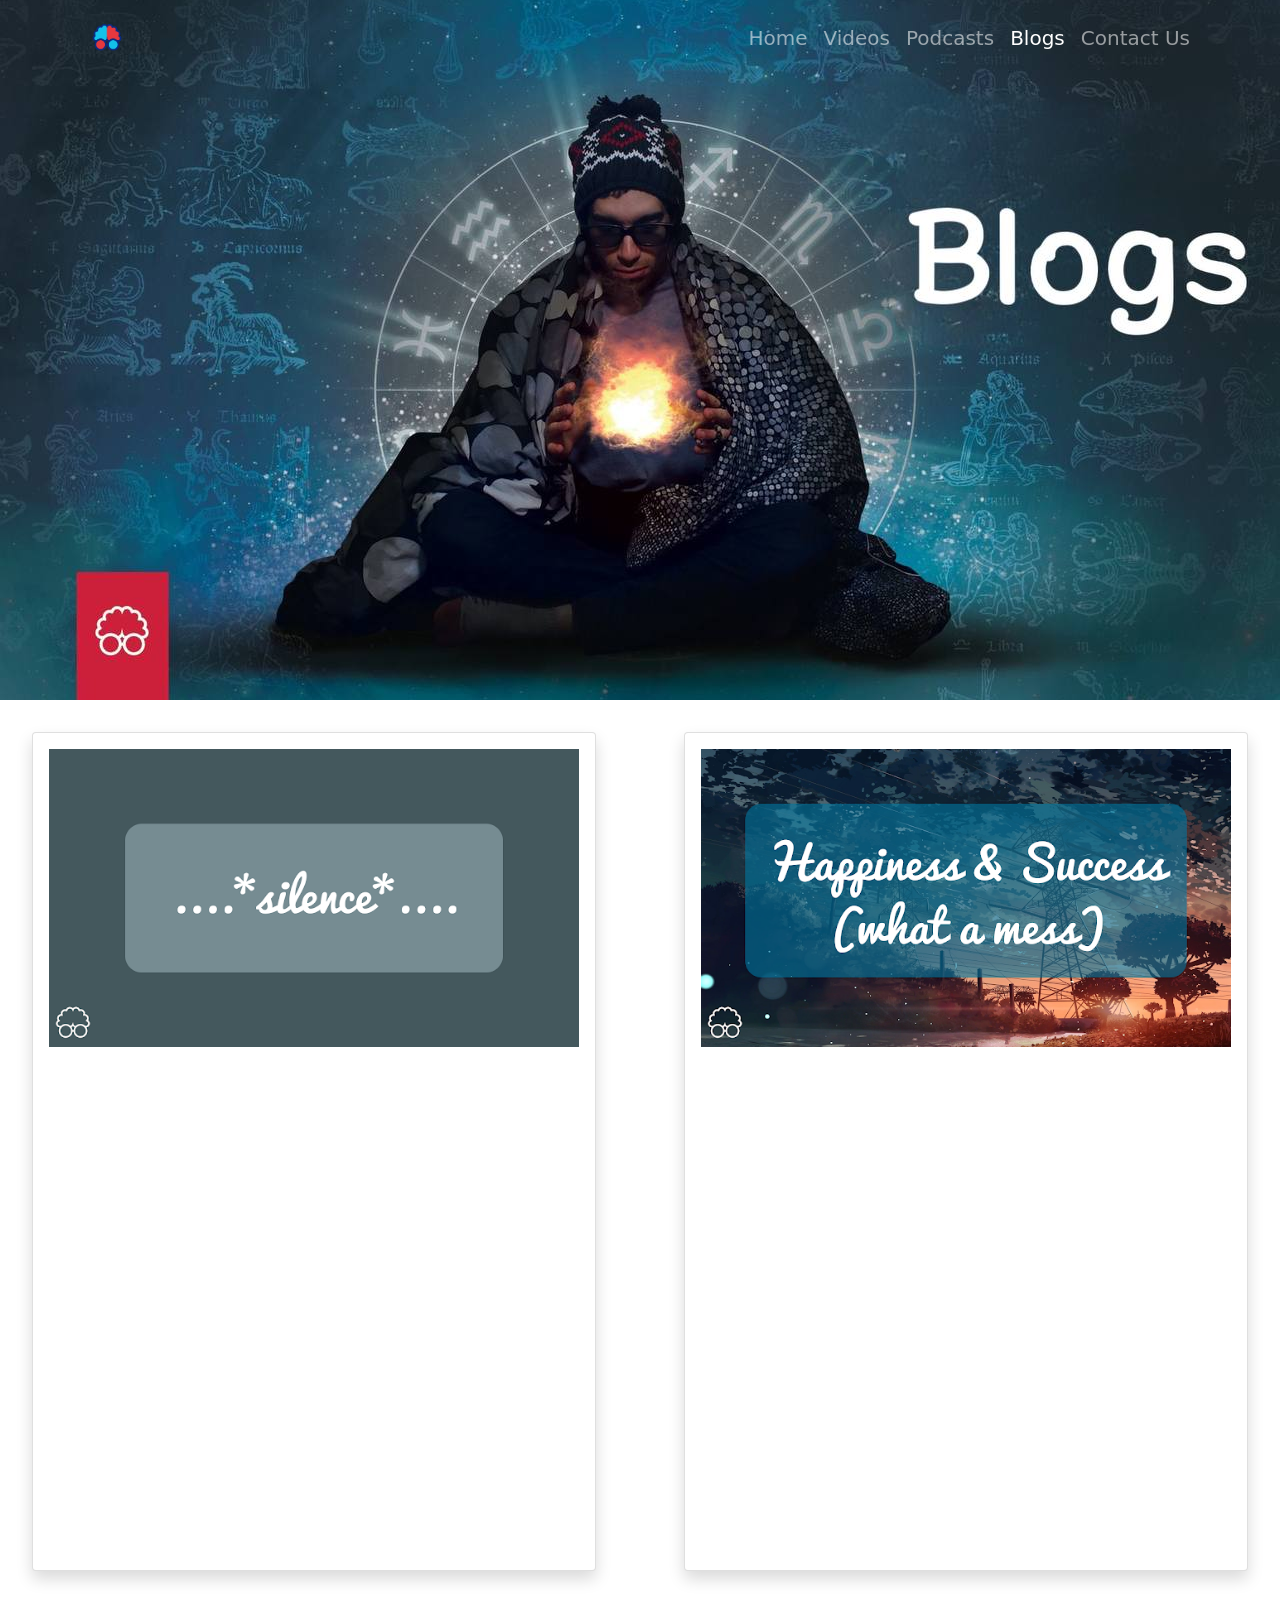
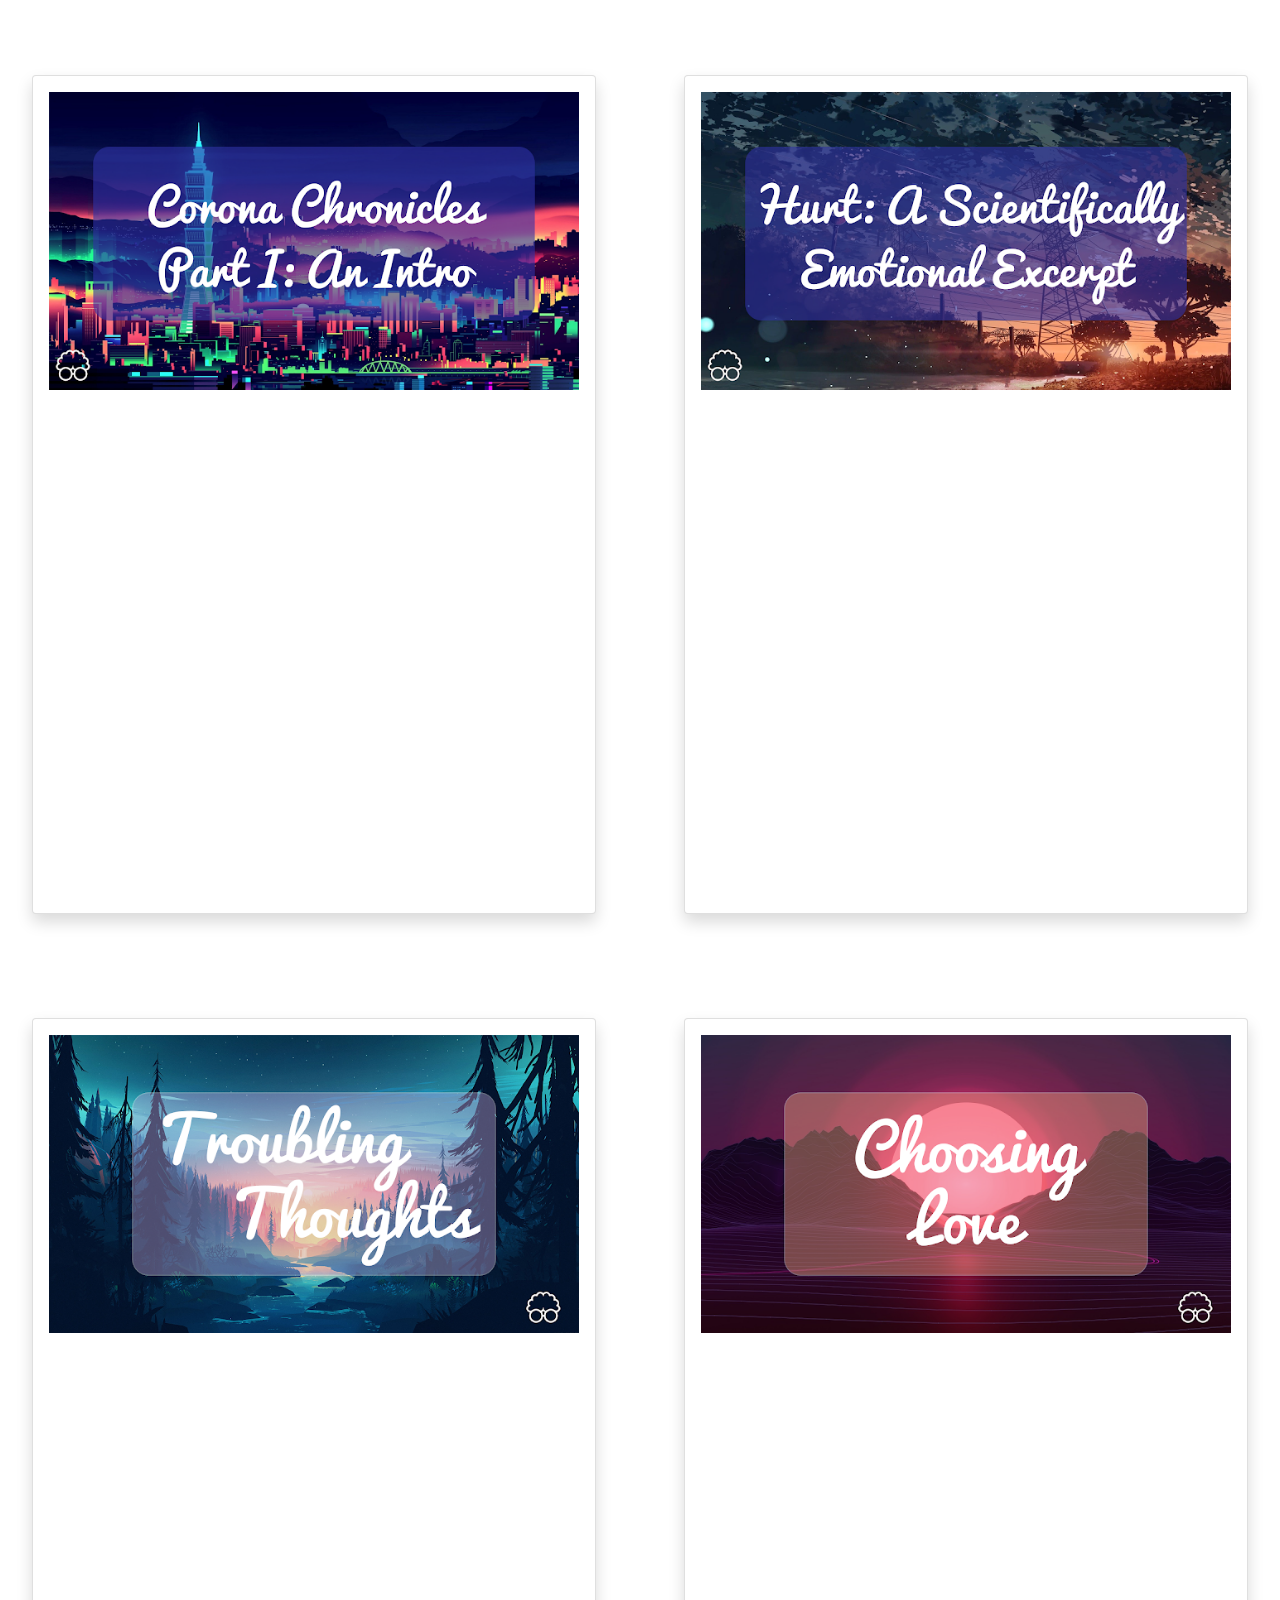
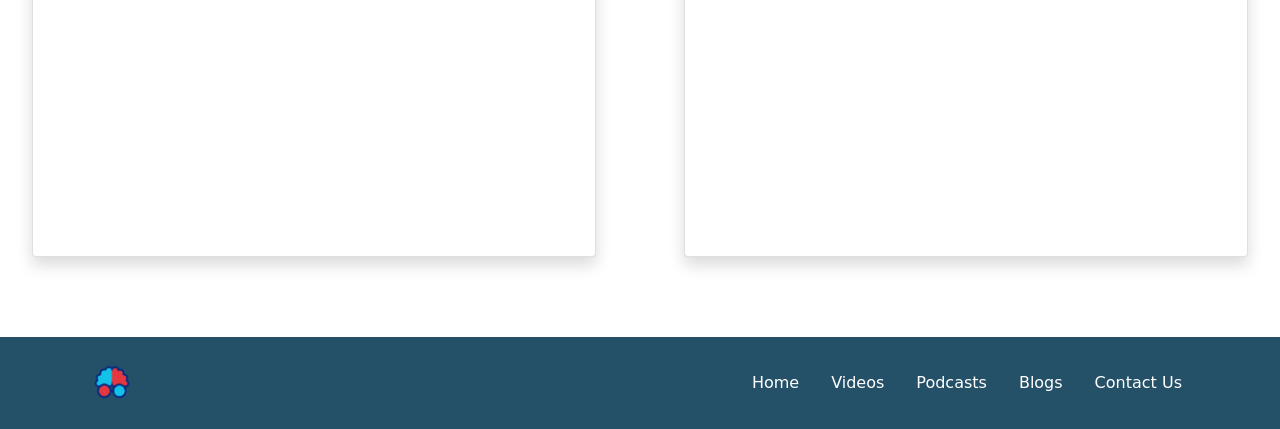
<file: blogs.html>
<!DOCTYPE html>
<html lang="en">

<head>
  <meta charset="UTF-8">
  <meta http-equiv="X-UA-Compatible" content="IE=edge">
  <meta name="viewport" content="width=device-width, initial-scale=1.0">
  <!-- normalize css -->
  <link rel="stylesheet" href="css/normalize.css">
  <!-- bootstrap css -->
  <link rel="stylesheet" href="css/bootstrap.min.css">
  <!-- font awesome css -->
  <link rel="stylesheet" href="css/all.min.css">
  <link rel="stylesheet" href="css/blogs.css">
  <title>Blogs</title>
  <link rel="icon" type="image/x-icon" href="image/logo-removebg-preview.png">
</head>

<body>
  <!-- start header -->
  <!-- Navbar -->
  <nav class="navbar navbar-expand-lg navbar-dark" id="navpage">
    <div class="container">
      <a class="navbar-brand" href="index.html">
        <img src="image/logo-removebg-preview.png" alt="Logo" height="50">
      </a>
      <button class="navbar-toggler" type="button" data-bs-toggle="collapse" data-bs-target="#navbarNav"
        aria-controls="navbarNav" aria-expanded="false" aria-label="Toggle navigation">
        <span class="navbar-toggler-icon"></span>
      </button>
      <div class="collapse navbar-collapse justify-content-end" id="navbarNav">
        <ul class="navbar-nav fs-5">
          <li class="nav-item"><a class="nav-link" href="index.html">Home</a></li>
          <li class="nav-item"><a class="nav-link" href="videos.html">Videos</a></li>
          <li class="nav-item"><a class="nav-link" href="podcasts.html">Podcasts</a></li>
          <li class="nav-item"><a class="nav-link active" href="blogs.html">Blogs</a></li>
          <li class="nav-item"><a class="nav-link" href="index.html#contact_us">Contact Us</a></li>
        </ul>
      </div>
    </div>
  </nav>
  <!-- End Navbar -->

  <!-- Hero Carousel -->
  <div id="carouselExample" class="carousel slide" data-bs-ride="carousel">
    <div class="carousel-inner">
      <div class="carousel-item active">
        <img src="image/blogs_back.jpg" class="d-block w-100" style="max-height:700px;object-fit:cover;"
          alt="Podcast banner">
      </div>
    </div>
  </div>
  <!-- End Carousel -->
  <!-- end header -->

  <div class="row" style="margin-bottom: 40px;">
    <div class="col-md-6 col-sm-12">
      <div class="card shadow">
        <div class="card-body">
          <img src="image/silence.png" width="100%" alt="silence" usemap="#silence">
          <iframe src="https://egychology.blogspot.com/2021/01/silence.html" width="100%" height="500px"
            frameborder="0"></iframe>
        </div>
      </div>
    </div>
    <div class="col-md-6 col-sm-12">
      <div class="card shadow">
        <div class="card-body">
          <img src="image/happysuccess.png" width="100%" alt="silence" usemap="#silence">
          <iframe src="https://egychology.blogspot.com/2020/11/defining-happiness-with-success-is.html" width="100%"
            height="500px" frameborder="0"></iframe>
        </div>
      </div>
    </div>

  </div>
  <div class="row" style="margin-bottom: 40px;">
    <div class="col-md-6 col-sm-12">
      <div class="card shadow">
        <div class="card-body">
          <img src="image/ccpart1.png" width="100%" alt="silence" usemap="#silence">
          <iframe src="https://egychology.blogspot.com/2020/07/corona-chronicles-part-i-intro.html" width="100%"
            height="500px" frameborder="0"></iframe>
        </div>
      </div>
    </div>
    <div class="col-md-6 col-sm-12">
      <div class="card shadow">
        <div class="card-body">
          <img src="image/hurt.png" width="100%" alt="silence" usemap="#silence">
          <iframe src="https://egychology.blogspot.com/2020/02/hurt-scientifically-emotional-excerpt.html" width="100%"
            height="500px" frameborder="0"></iframe>
        </div>
      </div>
    </div>

  </div>
  <div class="row" style="margin-bottom: 40px;">
    <div class="col-md-6 col-sm-12">
      <div class="card shadow">
        <div class="card-body">
          <img src="image/troublingthoughts.png" width="100%" alt="silence" usemap="#silence">
          <iframe src="https://egychology.blogspot.com/2020/01/troublesome-thoughts.html" width="100%" height="500px"
            frameborder="0"></iframe>
        </div>
      </div>
    </div>
    <div class="col-md-6 col-sm-12">
      <div class="card shadow">
        <div class="card-body">
          <img src="image/choosinglove.png" width="100%" alt="silence" usemap="#silence">
          <iframe src="https://egychology.blogspot.com/2019/09/choosing-love.html" width="100%" height="500px"
            frameborder="0"></iframe>
        </div>
      </div>
    </div>

  </div>



  <!-- Footer -->
  <footer class="mt-5" style="background-color:#245168;">
    <div class="container">
      <nav class="d-flex flex-column flex-md-row justify-content-between align-items-center py-3">
        <!-- Logo -->
        <a href="index.html" class="mb-3 mb-md-0">
          <img src="image/logo-removebg-preview.png" alt="Logo" height="60" class="rounded">
        </a>

        <!-- Links -->
        <ul class="nav flex-column flex-md-row text-center">
          <li class="nav-item"><a href="index.html" class="nav-link px-3 text-white">Home</a></li>
          <li class="nav-item"><a href="videos.html" class="nav-link px-3 text-white">Videos</a></li>
          <li class="nav-item"><a href="podcasts.html" class="nav-link px-3 text-white">Podcasts</a></li>
          <li class="nav-item"><a href="blogs.html" class="nav-link px-3 text-white">Blogs</a></li>
          <li class="nav-item"><a href="index.html#contact_us" class="nav-link px-3 text-white">Contact Us</a></li>
        </ul>
      </nav>
    </div>
  </footer>
  <!-- End Footer -->

  <!-- bootstrap js -->
  <script src="js/bootstrap.bundle.min.js"></script>
  <script src="js/all.min.js"></script>
  <script>
    function toggleNavbarFixed() {
      let navbar = document.querySelector(".navbar");

      if (window.innerWidth >= 992) {
        navbar.classList.add("fixed-top"); // أو sm-fixed-top
      } else {
        navbar.classList.remove("fixed-top"); // أو sm-fixed-top
      }
    }

    // شغلها أول ما الصفحة تفتح
    toggleNavbarFixed();

    // وشغلها لما يتغير حجم الشاشة
    window.addEventListener("resize", toggleNavbarFixed);

  </script>

</body>

</html>
</file>
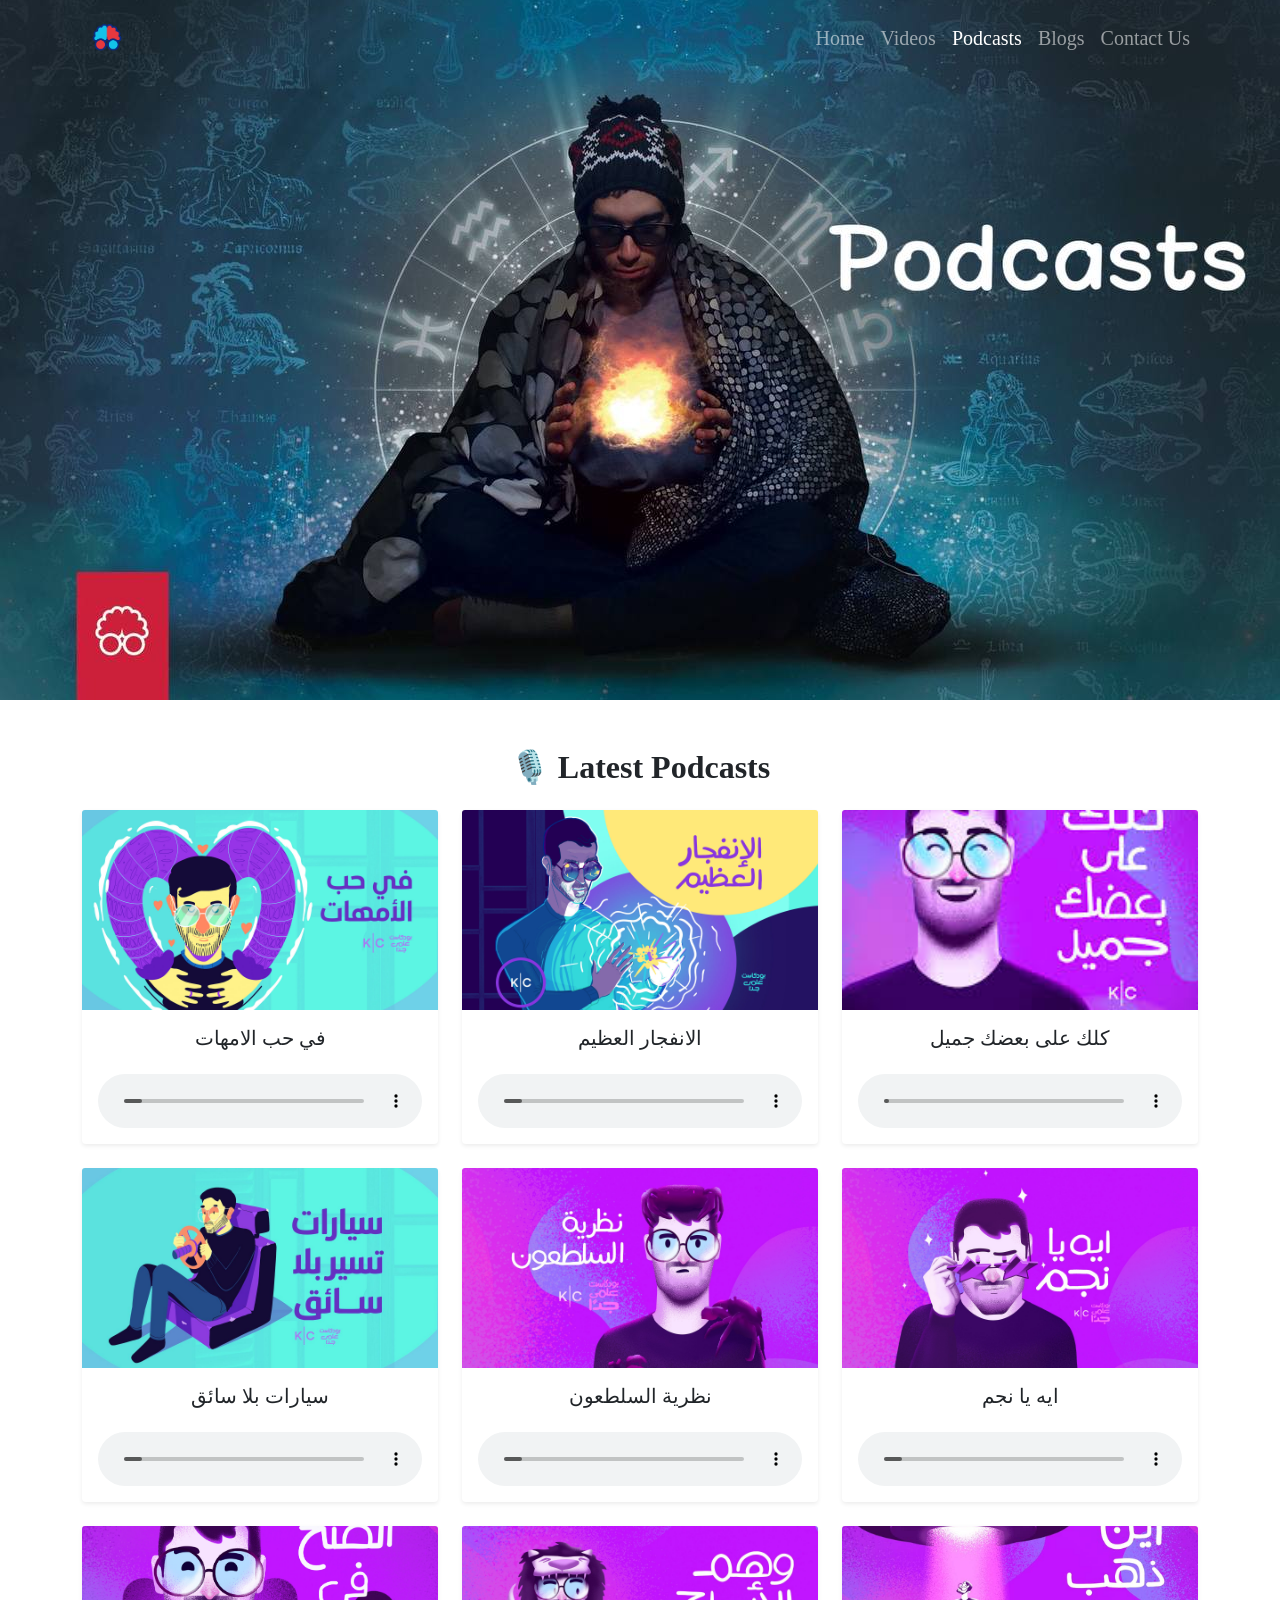
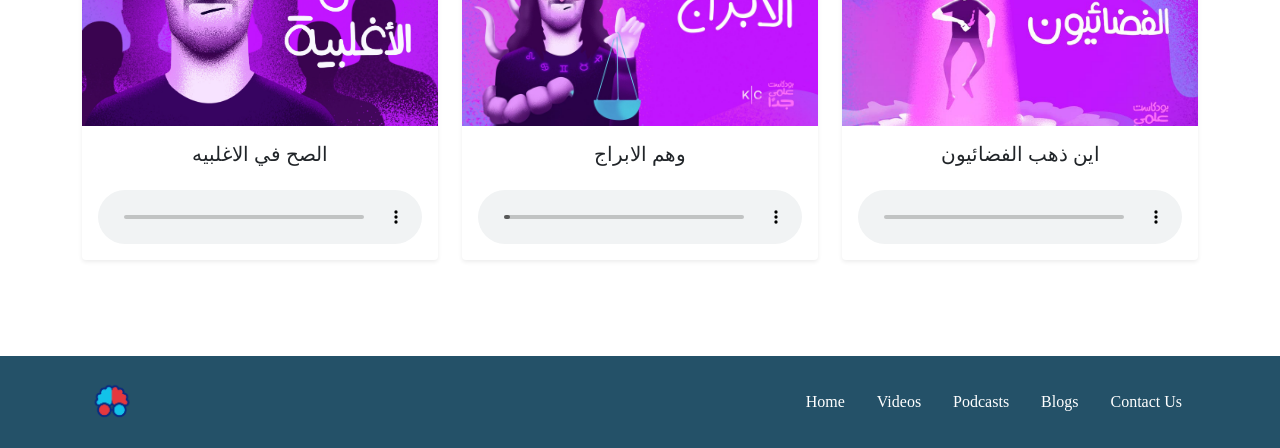
<file: podcasts.html>
<!DOCTYPE html>
<html lang="en">

<head>
  <meta charset="UTF-8">
  <meta http-equiv="X-UA-Compatible" content="IE=edge">
  <meta name="viewport" content="width=device-width, initial-scale=1.0">
  <!-- bootstrap css -->
  <link rel="stylesheet" href="css/bootstrap.min.css">
  <!-- font awesome css -->
  <link rel="stylesheet" href="css/all.min.css">
  <link rel="stylesheet" href="css/podcast.css">
  <link rel="stylesheet" href="index.css">
  <title>Podcast</title>
  <link rel="icon" type="image/x-icon" href="image/logo-removebg-preview.png">
</head>

<body>

  <!-- Navbar -->
  <nav class="navbar navbar-expand-lg navbar-dark" id="navpage">
    <div class="container">
      <a class="navbar-brand" href="index.html">
        <img src="image/logo-removebg-preview.png" alt="Logo" height="50">
      </a>
      <button class="navbar-toggler" type="button" data-bs-toggle="collapse" data-bs-target="#navbarNav"
        aria-controls="navbarNav" aria-expanded="false" aria-label="Toggle navigation">
        <span class="navbar-toggler-icon"></span>
      </button>
      <div class="collapse navbar-collapse justify-content-end" id="navbarNav">
        <ul class="navbar-nav fs-5">
          <li class="nav-item"><a class="nav-link" href="index.html">Home</a></li>
          <li class="nav-item"><a class="nav-link" href="videos.html">Videos</a></li>
          <li class="nav-item"><a class="nav-link active" href="podcasts.html">Podcasts</a></li>
          <li class="nav-item"><a class="nav-link" href="blogs.html">Blogs</a></li>
          <li class="nav-item"><a class="nav-link" href="index.html#contact_us">Contact Us</a></li>
        </ul>
      </div>
    </div>
  </nav>
  <!-- End Navbar -->

  <!-- Hero Carousel -->
  <div id="carouselExample" class="carousel slide" data-bs-ride="carousel">
    <div class="carousel-inner">
      <div class="carousel-item active">
        <img src="image/pod_back.jpg" class="d-block w-100" style="max-height:700px;object-fit:cover;"
          alt="Podcast banner">
      </div>
    </div>
  </div>
  <!-- End Carousel -->

  <!-- Podcast Section -->
  <main class="container py-5">
    <h2 class="text-center mb-4 fw-bold">🎙️ Latest Podcasts</h2>

    <div class="row g-4">
      <!-- 1 -->
      <div class="col-12 col-sm-6 col-lg-4 d-flex">
        <div class="card h-100 shadow-sm border-0 flex-fill">
          <img src="image/podacst3.jpg" class="card-img-top" alt="في حب الامهات">
          <div class="card-body text-center d-flex flex-column justify-content-between">
            <h5 class="card-title">في حب الامهات</h5>
            <audio controls class="w-100 mt-3">
              <source src="podcast/podcast.mp3" type="audio/mpeg">
            </audio>
          </div>
        </div>
      </div>

      <!-- 2 -->
      <div class="col-12 col-sm-6 col-lg-4 d-flex">
        <div class="card h-100 shadow-sm border-0 flex-fill">
          <img src="image/podcasr2.jpg" class="card-img-top" alt="الانفجار العظيم">
          <div class="card-body text-center d-flex flex-column justify-content-between">
            <h5 class="card-title">الانفجار العظيم</h5>
            <audio controls class="w-100 mt-3">
              <source src="podcast/podcast.mp3" type="audio/mpeg">
            </audio>
          </div>
        </div>
      </div>

      <!-- 3 -->
      <div class="col-12 col-sm-6 col-lg-4 d-flex">
        <div class="card h-100 shadow-sm border-0 flex-fill">
          <img src="image/podcast1.jpeg" class="card-img-top" alt="كلك على بعضك جميل">
          <div class="card-body text-center d-flex flex-column justify-content-between">
            <h5 class="card-title">كلك على بعضك جميل</h5>
            <audio controls class="w-100 mt-3">
              <source src="podcast/podcast.mp3" type="audio/mpeg">
            </audio>
          </div>
        </div>
      </div>

      <!-- 4 -->
      <div class="col-12 col-sm-6 col-lg-4 d-flex">
        <div class="card h-100 shadow-sm border-0 flex-fill">
          <img src="image/podcast4.jpg" class="card-img-top" alt="سيارات بلا سائق">
          <div class="card-body text-center d-flex flex-column justify-content-between">
            <h5 class="card-title">سيارات بلا سائق</h5>
            <audio controls class="w-100 mt-3">
              <source src="podcast/podcast.mp3" type="audio/mpeg">
            </audio>
          </div>
        </div>
      </div>

      <!-- 5 -->
      <div class="col-12 col-sm-6 col-lg-4 d-flex">
        <div class="card h-100 shadow-sm border-0 flex-fill">
          <img src="image/podcast5.jpg" class="card-img-top" alt="نظرية السلطعون">
          <div class="card-body text-center d-flex flex-column justify-content-between">
            <h5 class="card-title">نظرية السلطعون</h5>
            <audio controls class="w-100 mt-3">
              <source src="podcast/podcast.mp3" type="audio/mpeg">
            </audio>
          </div>
        </div>
      </div>

      <!-- 6 -->
      <div class="col-12 col-sm-6 col-lg-4 d-flex">
        <div class="card h-100 shadow-sm border-0 flex-fill">
          <img src="image/podcast6.jpg" class="card-img-top" alt="ايه يا نجم">
          <div class="card-body text-center d-flex flex-column justify-content-between">
            <h5 class="card-title">ايه يا نجم</h5>
            <audio controls class="w-100 mt-3">
              <source src="podcast/podcast.mp3" type="audio/mpeg">
            </audio>
          </div>
        </div>
      </div>

      <!-- 7 -->
      <div class="col-12 col-sm-6 col-lg-4 d-flex">
        <div class="card h-100 shadow-sm border-0 flex-fill">
          <img src="image/podcast7.jpg" class="card-img-top" alt="الصح في الاغلبيه">
          <div class="card-body text-center d-flex flex-column justify-content-between">
            <h5 class="card-title">الصح في الاغلبيه</h5>
            <audio controls class="w-100 mt-3">
              <source src="podcast/podcast.mp3" type="audio/mpeg">
            </audio>
          </div>
        </div>
      </div>

      <!-- 8 -->
      <div class="col-12 col-sm-6 col-lg-4 d-flex">
        <div class="card h-100 shadow-sm border-0 flex-fill">
          <img src="image/podcast9.jpg" class="card-img-top" alt="وهم الابراج">
          <div class="card-body text-center d-flex flex-column justify-content-between">
            <h5 class="card-title">وهم الابراج</h5>
            <audio controls class="w-100 mt-3">
              <source src="podcast/podcast.mp3" type="audio/mpeg">
            </audio>
          </div>
        </div>
      </div>

      <!-- 9 -->
      <div class="col-12 col-sm-6 col-lg-4 d-flex">
        <div class="card h-100 shadow-sm border-0 flex-fill">
          <img src="image/podcast8.jpg" class="card-img-top" alt="اين ذهب الفضائيون">
          <div class="card-body text-center d-flex flex-column justify-content-between">
            <h5 class="card-title">اين ذهب الفضائيون</h5>
            <audio controls class="w-100 mt-3">
              <source src="podcast/podcast.mp3" type="audio/mpeg">
            </audio>
          </div>
        </div>
      </div>

    </div>
  </main>
  <!-- End Podcast Section -->

  <!-- Footer -->
  <footer class="mt-5" style="background-color:#245168;">
    <div class="container">
      <nav class="d-flex flex-column flex-md-row justify-content-between align-items-center py-3">
        <!-- Logo -->
        <a href="index.html" class="mb-3 mb-md-0">
          <img src="image/logo-removebg-preview.png" alt="Logo" height="60" class="rounded">
        </a>

        <!-- Links -->
        <ul class="nav flex-column flex-md-row text-center">
          <li class="nav-item"><a href="index.html" class="nav-link px-3 text-white">Home</a></li>
          <li class="nav-item"><a href="videos.html" class="nav-link px-3 text-white">Videos</a></li>
          <li class="nav-item"><a href="podcasts.html" class="nav-link px-3 text-white">Podcasts</a></li>
          <li class="nav-item"><a href="blogs.html" class="nav-link px-3 text-white">Blogs</a></li>
          <li class="nav-item"><a href="index.html#contact_us" class="nav-link px-3 text-white">Contact Us</a></li>
        </ul>
      </nav>
    </div>
  </footer>
  <!-- End Footer -->

  <!-- bootstrap js -->
  <script src="js/bootstrap.bundle.min.js"></script>
  <script src="js/all.min.js"></script>
  <script>
    function toggleNavbarFixed() {
      let navbar = document.querySelector(".navbar");

      if (window.innerWidth >= 992) {
        navbar.classList.add("fixed-top"); // أو sm-fixed-top
      } else {
        navbar.classList.remove("fixed-top"); // أو sm-fixed-top
      }
    }


    toggleNavbarFixed();


    window.addEventListener("resize", toggleNavbarFixed);

  </script>
</body>

</html>
</file>
<file: css/blogs.css>
.card {
    margin: 2rem;
}
#navpage{
  background-color:transparent;
}
@media (max-width: 768px) {

   
    #navpage{
  background-color:#245168;
}
}
</file>
<file: css/podcast.css>
/* .card_video .row {

  margin: 2rem;
}

audio {
  width: 100%;
}

header img,
footer img {
  max-width: 100%;
  height: auto;
}

@media (max-width: 767px) {
  footer {
    width: 600px;
  }

  .card_video .row .col-12 {

    margin-bottom: 2rem;
  }
} */

.card {
  display: flex;
  flex-direction: column;
  height: 100%;
}

.card img {
  height: 200px; /* ثبتي الارتفاع اللي تحبيه */
  object-fit: cover; /* يقص الصورة مظبوط */
  width: 100%;
}

.card-body {
  flex: 1; /* يملأ المساحة الفاضية ويخلي كل الكروت نفس الطول */
}

#navpage{
  background-color:transparent;
}

@media (max-width: 768px) {
#navpage{
  background-color:#245168;
}
}
</file>
<file: index.css>
* {
  font-family: "Berlin Sans FB";
  text-transform: capitalize;
}


@import url(http://fonts.googleapis.com/earlyaccess/droidarabickufi.css);

html, body {
  margin: 0;
  padding: 0;
  width: 100%;
}

.container-fluid {
  padding-left: 0 !important;
  padding-right: 0 !important;
}


/* 🔹 Responsive Adjustments */
/* Mobile navbar open styling - up to 767px sm */
@media (max-width: 767px) {
  html, body {
    margin: 0;
    padding: 0;
    width: 100%;
    overflow-x: hidden;
    /* Optional: hides horizontal scroll if something overflows */
  }

  .container-fluid {
    padding-left: 0 !important;
    padding-right: 0 !important;
  }
}

/* Tablet - 768px to 1024px md */
@media (min-width: 768px) and (max-width: 1024px) {
  html, body {
    margin: 0;
    padding: 0;
    width: 100%;
    overflow-x: hidden;
    /* Optional: hides horizontal scroll if something overflows */
  }

  .container-fluid {
    padding-left: 0 !important;
    padding-right: 0 !important;
  }
}


/* Laptop - 1025px to 1280px */
@media (min-width: 1025px) and (max-width: 1280px) {
  html, body {
    margin: 0;
    padding: 0;
    width: 100%;
    overflow-x: hidden;
    /* Optional: hides horizontal scroll if something overflows */
  }

}

/* Desktop - 1281px and up */
@media (min-width: 1281px) {}
</file>
